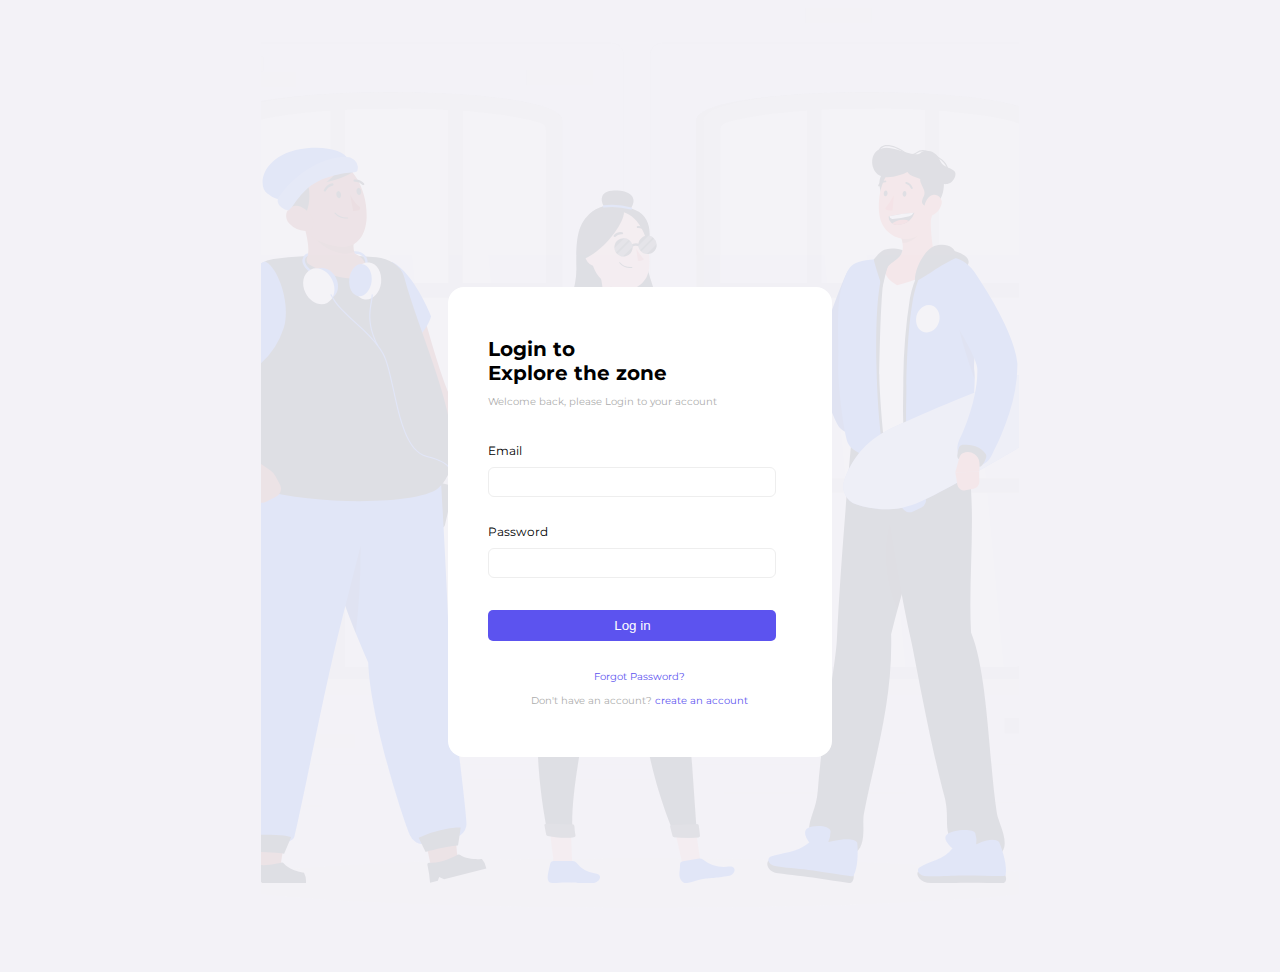
<file: ZoneLogin/index.html>
<!DOCTYPE html>
<html lang="en">

<head>
    <meta charset="UTF-8">
    <meta http-equiv="X-UA-Compatible" content="IE=edge">
    <meta name="viewport" content="width=device-width, initial-scale=1.0">
    <link rel="preconnect" href="https://fonts.googleapis.com">
    <link rel="preconnect" href="https://fonts.gstatic.com" crossorigin>
    <link href="https://fonts.googleapis.com/css2?family=Montserrat:wght@300;500;600;700&display=swap" rel="stylesheet">
    <link rel="stylesheet" href="style.css">
    <title>Log in</title>
</head>

<body>
    <div class="form-img">
        <div class="flex-container">
            <div class="form">
                <h1>Login to <br>Explore the zone</h1>
                <p>Welcome back, please Login to your account</p>
                <form action="">
                    <label for="email">Email</label>
                    <input type="text" id="email" name="email">
                    <label for="password">Password</label>
                    <input type="password" id="password" name="password">
                    <input type="submit" value="Log in" id="submit"><br>
                </form>
                <div class="text-center">
                    <a href="">Forgot Password?</a><br>
                    <p>Don't have an account? <a href="./CreateAcc/index.html">create an account</a></p>
                </div>
            </div>
        </div>
    </div>
</body>

</html>
</file>
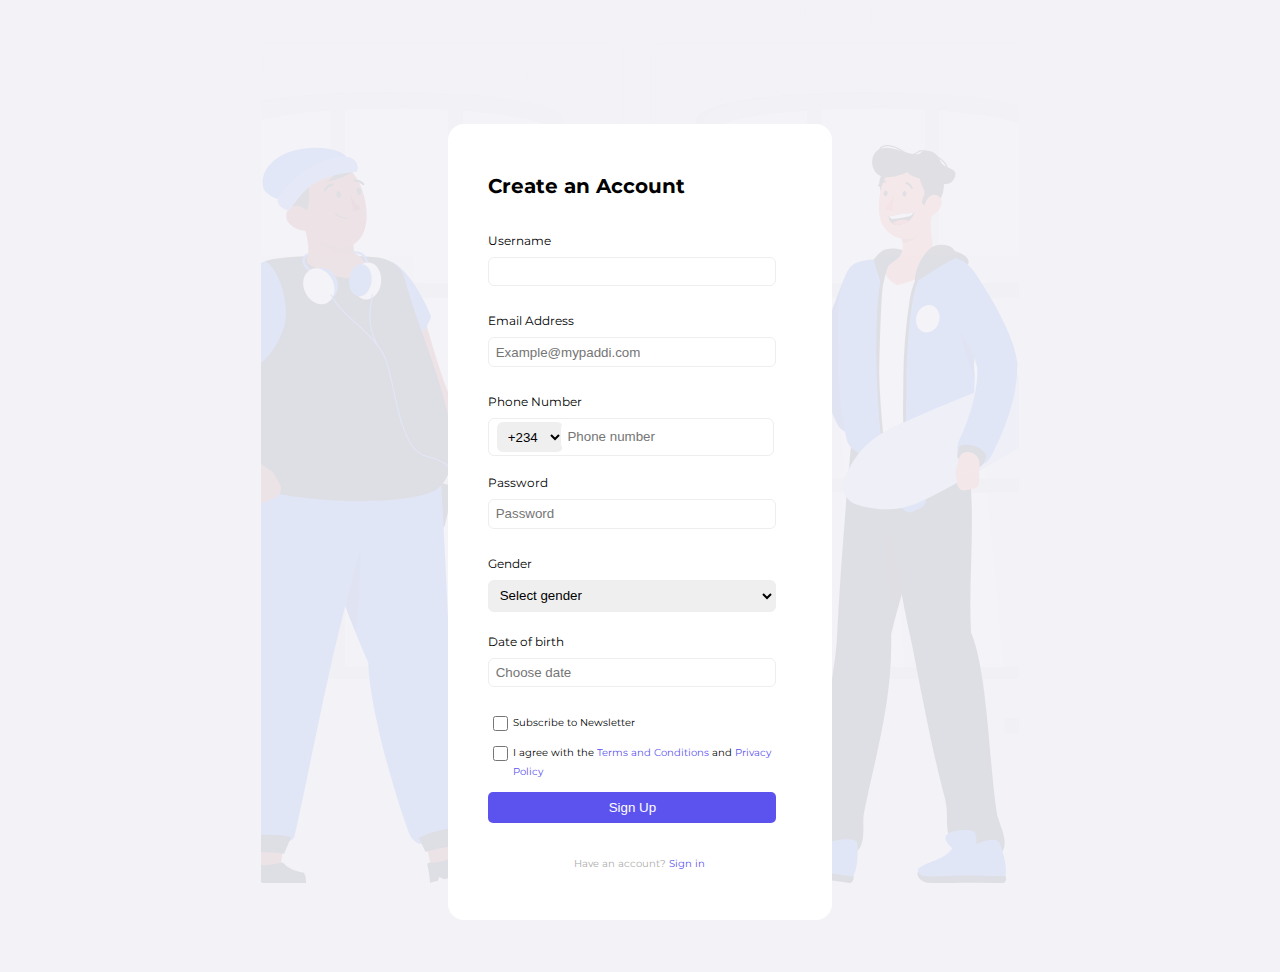
<file: ZoneLogin/CreateAcc/index.html>
<!DOCTYPE html>
<html lang="en">

<head>
    <meta charset="UTF-8">
    <meta http-equiv="X-UA-Compatible" content="IE=edge">
    <meta name="viewport" content="width=device-width, initial-scale=1.0">
    <link rel="preconnect" href="https://fonts.googleapis.com">
    <link rel="preconnect" href="https://fonts.gstatic.com" crossorigin>
    <link href="https://fonts.googleapis.com/css2?family=Montserrat:wght@300;500;600;700&display=swap" rel="stylesheet">
    <link rel="stylesheet" href="../style.css">
    <title>CreateAccount</title>
</head>

<body>
    <div class="form-img">
        <div class="flex-container">
            <div class="form">
                <h1>Create an Account</h1>
                <form action="">
                    <label for="username">Username</label>
                    <input type="text" id="username" name="username">
                    <label for="emailaddress">Email Address</label>
                    <input type="emailaddress" id="emailaddress" name="emailaddress" placeholder="Example@mypaddi.com">
                    <label for="phonenumber">Phone Number</label>
                    <div class="phonethingy">
                        <div class="left-input">
                            <select name="select gender">
                                <option value="none" selected>+234</option>
                                <option value="+234">+234</option>
                                <option value="+233">+233</option>
                                <option value="+49">+49</option>
                            </select>
                        </div>
                        <div class="right-input">
                            <input type="text" id="phonenumber" name="phonenumber" placeholder="Phone number">
                        </div>
                    </div>
                    <label for="password">Password</label>
                    <input type="password" id="password" name="password" placeholder="Password">
                    <label for="select gender">Gender</label><br>
                    <select name="select gender">
                        <option value="none" selected>Select gender</option>
                        <option value="Male">Male</option>
                        <option value="Female">Female</option>
                        <option value="other">Other</option>
                    </select><br><br>
                    <label for="Dateofbirth">Date of birth</label>
                    <input type="text" id="dateofbirth" name="dateofbirth" placeholder="Choose date"><br>
                    <div class="checkboxthingy">
                        <div class="flex">
                            <input type="checkbox" value="Subscribe to Newsletter" id="newsletter" class="box">
                            <div>
                                <label for="newsletter">Subscribe to Newsletter</label><br>
                            </div>
                        </div>
                        <div class="flex">
                            <input type="checkbox" id="termandCondition" class="box">
                            <div class="labelthingy">
                                <label for="termandCondition">I agree with the <a href="#">Terms and Conditions</a> and
                                    <a href="#">Privacy Policy</a>
                                </label>
                            </div>
                        </div>
                    </div>
                    <input type="submit" value="Sign Up" id="submit"><br>
                    <div class="text-center">
                        <p>Have an account?<a href="../index.html"> Sign in</a></p>
                    </div>
                </form>
            </div>
        </div>
    </div>
</body>

</html>
</file>
<file: ZoneLogin/style.css>
body {
    background-color: #f3f2f7;
    height: 100vh;
    display: flex;
    justify-content: center;
    font-family: 'Montserrat', sans-serif;
}

h1 {
    margin: 10px 0px 10px;
    font-size: 20px;
}

p {
    color: #acacac;
    font-size: 10px;
}


.form-img {
    background-image: url("assets/rafiki.svg");
    background-position: center;
    background-repeat: no-repeat;
    background-size: cover;
    width: 60%;
    height: 100vh;
}

.flex-container {
    display: flex;
    justify-content: center;
    align-items: center;
    height: 100vh;
    padding-top: 4rem;
}

.form {
    padding: 40px;
    border-radius: 1rem;
    background-color: #fff;
    width: 40%;
}

form input {
    width: 90%;
    margin-bottom: 1.5rem;
    margin-top: 0.5rem;
    padding: 0.4rem;
    border: solid 1.5px #eee;
    border-radius: 6px;
    outline: none;
}

form {
    margin-top: 2rem;
}

#submit {
    color: #fff;
    background-color: #5c53ef;
    padding: 0.5rem 0;
    border-radius: 5px;
    border: 0;
    width: 95%;
}

label {
    font-size: 12px;
    color: #000;
}

.text-center {
    text-align: center;
}

a {
    color: #5c53ef;
    text-decoration: none;
    font-size: 10px;
}

label:active {
    color: #5c53ef;
}

input:active {
    border: 1px solid #5c53ef;
}

.checkboxthingy input {
    width: 15px;
    height: 15px;
    margin: 5px;
}

.checkboxthingy label {
    font-size: 10px;
    width: 100%;
    height: 20px;
}

.flex {
    display: flex;
    margin-bottom: 5px;
}

select {
    width: 95%;
    padding: 0.4rem;
    border-radius: 6px;
    margin-top: 0.5rem;
    border: solid 1.5px #eee;
    outline: none;
}

.left-input select {
    margin: 0;
    border: 0;
    outline: 0;
    box-sizing: border-box;
    margin-left: 5px;
}

.right-input input {
    margin: 0;
    border: 0;
    outline: 0;
    box-sizing: border-box;
}

.phonethingy {
    display: flex;
    width: 91.5%;
    border: 1.5px solid #eee;
    padding: 3px;
    margin-bottom: 1rem;
    margin-top: 0.5rem;
    border-radius: 6px;
}

@media only screen and (max-width: 767px) {
    .form {
        width: 50%;
    }

    .form-img {
        width: 90%;
    }
}

@media only screen and (max-width: 912px) {
    .form {
        width: 45%;
    }

    .form-img {
        width: 90%;
    }
}

@media only screen and (max-width: 576px) {
    .form {
        width: 65%;
    }

    .form-img {
        width: 95%;
    }
}

@media only screen and (max-width: 540px) {
    .form {
        width: 55%;
    }

    .form-img {
        width: 100%;
    }
}

@media only screen and (max-width: 412px) {
    .form {
        width: 70%;
    }

    .form-img {
        width: 100%;
    }
}


@media only screen and (max-width: 375px) {
    .form {
        width: 100%;
    }

    .form-img {
        width: 100%;
    }
}

@media only screen and (max-width: 280px) {
    .form {
        width: 48%;
    }

    .form-img {
        width: 100%;
    }
}
</file>
